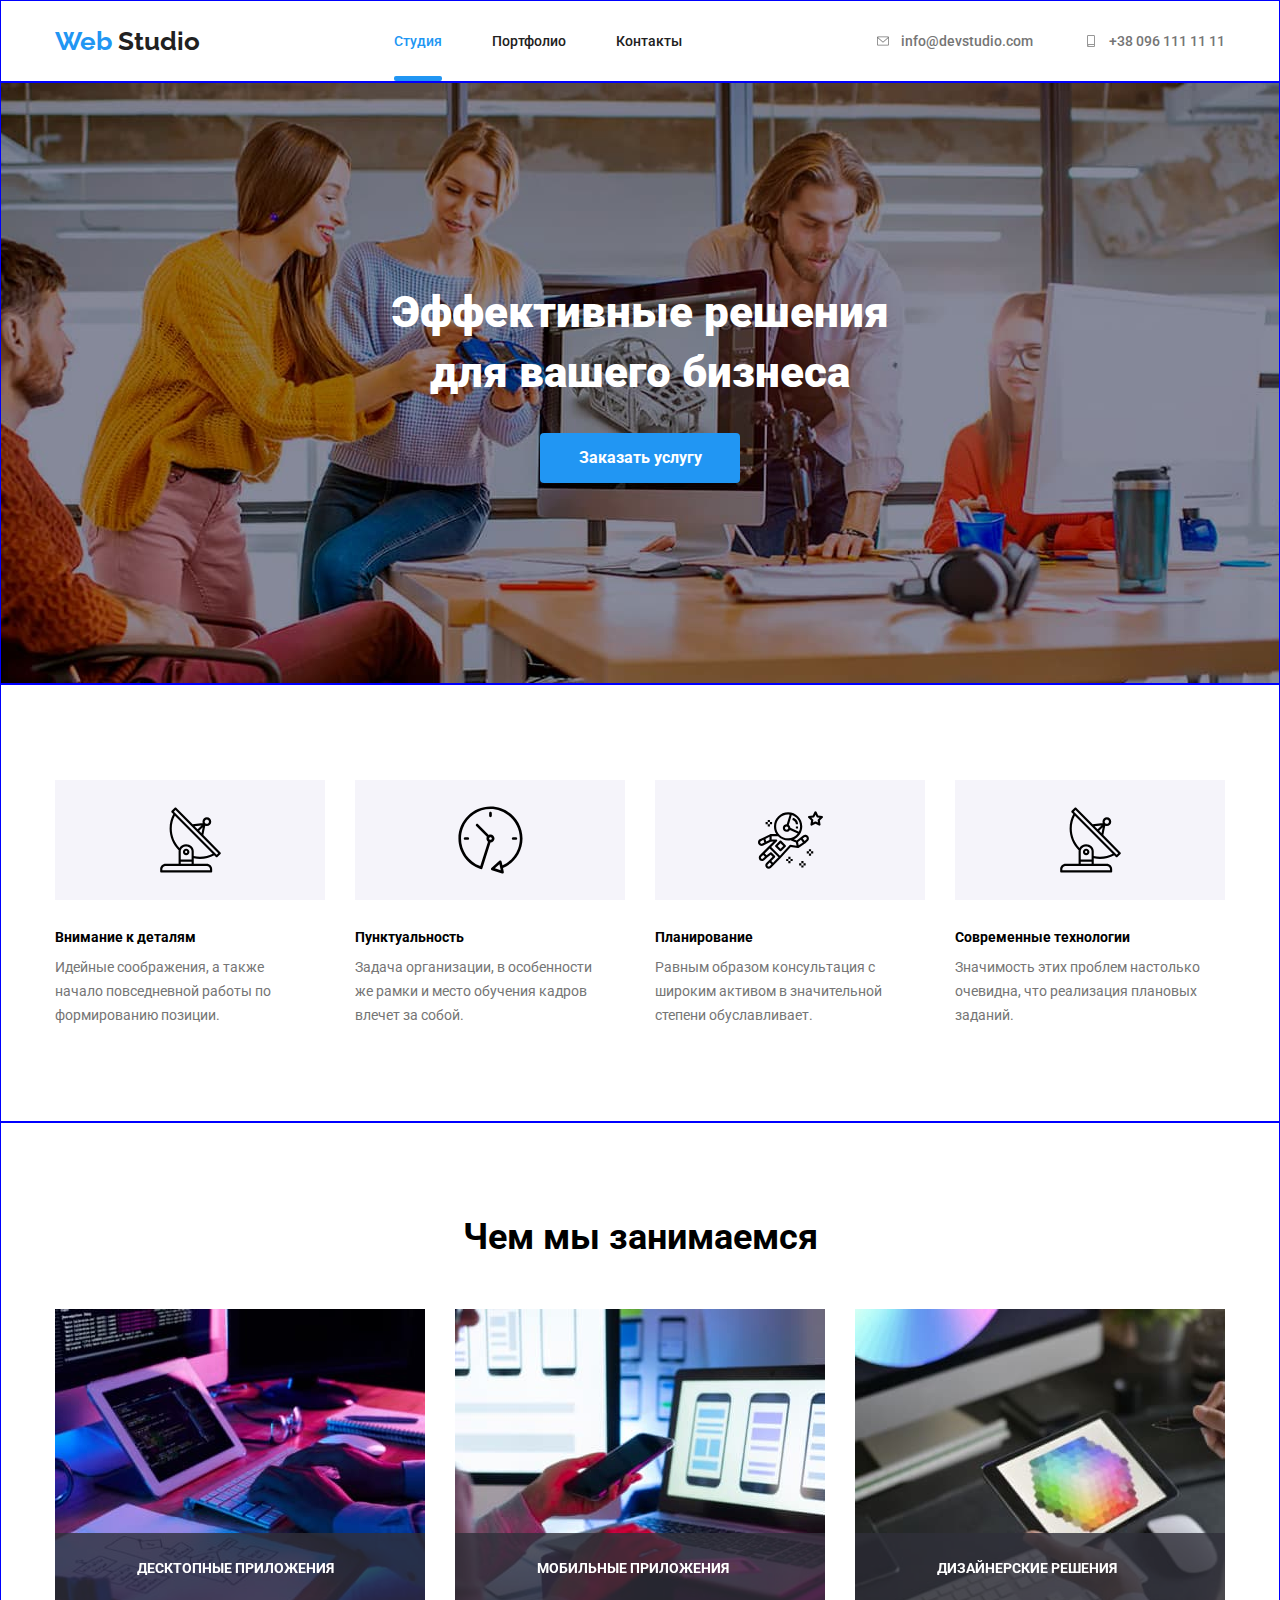
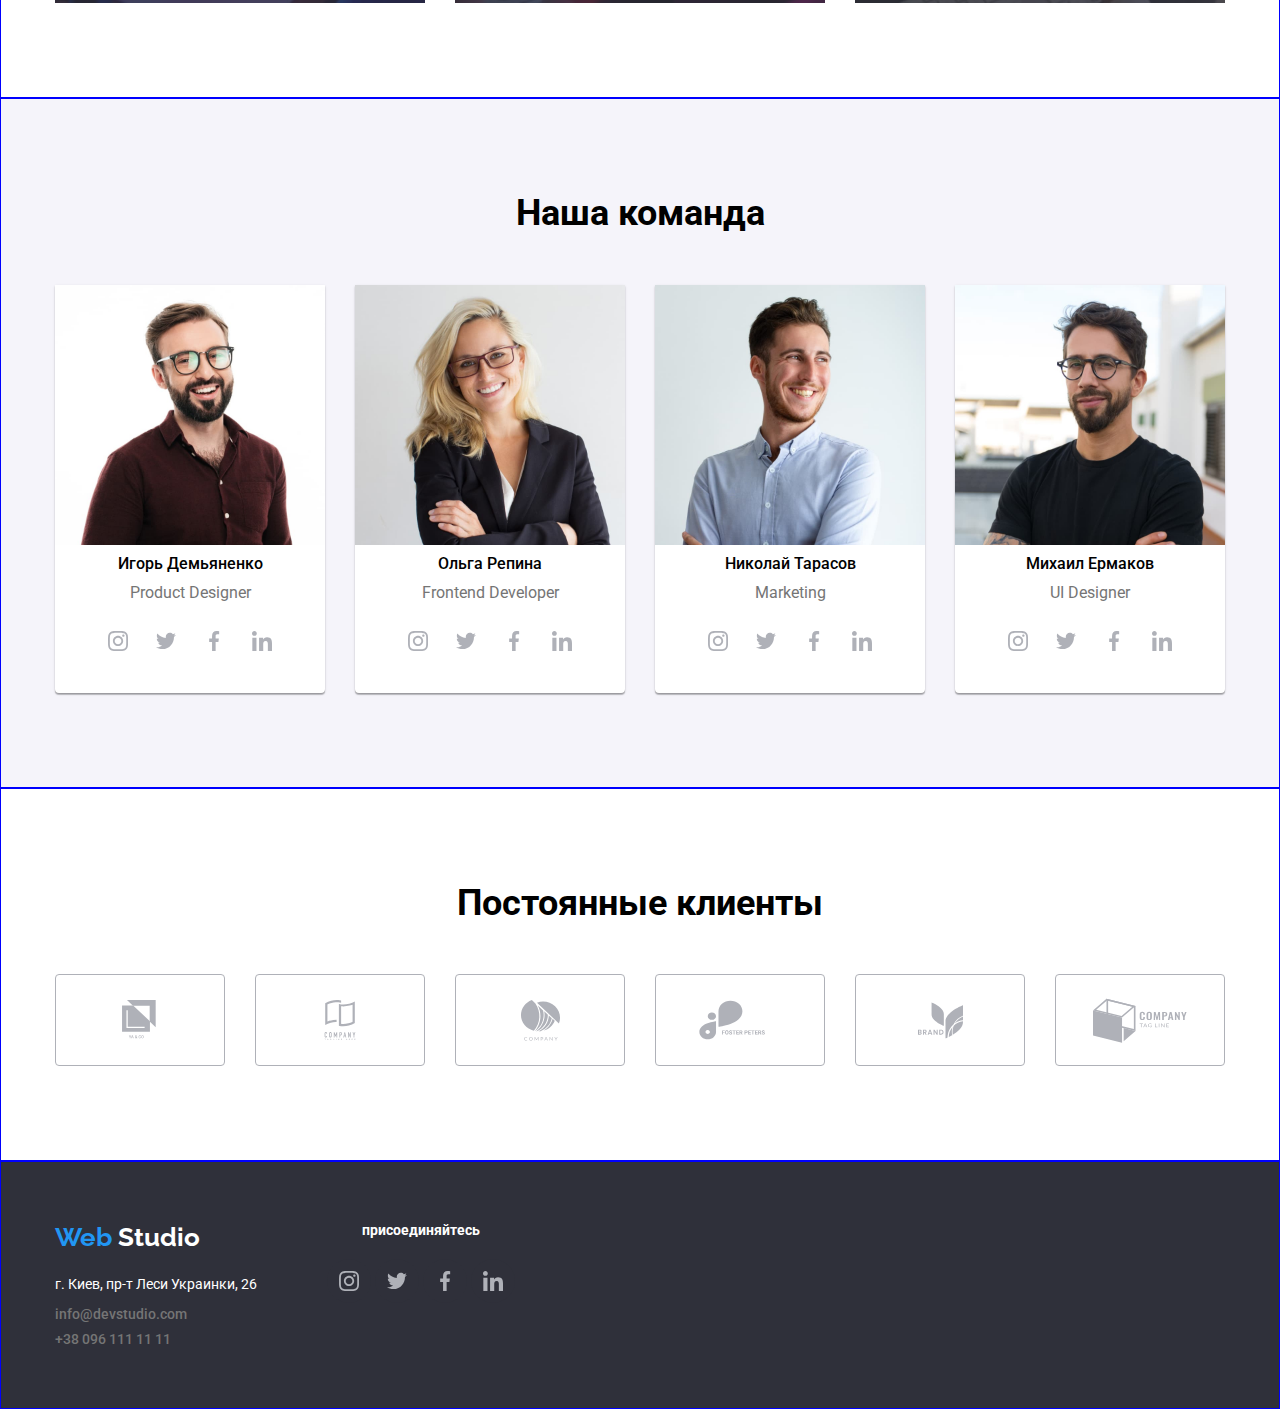
<file: index.html>
<!DOCTYPE html>
<html lang="ru">
<head>
    <meta charset="UTF-8">
    <meta http-equiv="X-UA-Compatible" content="IE=edge">
    <meta name="viewport" content="width=device-width, initial-scale=1.0">
    <title>goit-markup-hw-03</title>
    <link rel="stylesheet" href="./css/normalize.css">
    <link rel="preconnect" href="https://fonts.gstatic.com">
    <link href="https://fonts.googleapis.com/css2?family=Raleway:wght@700&family=Roboto:wght@400;500;700;900&display=swap" rel="stylesheet">
    <link rel="stylesheet" href="./css/style.css">
    <link rel="stylesheet" href="./js/modal.js">
  
    

</head>
<body>
  <!--шапка сайта-->
 
    <header class="header">
    <div class="container">
    <nav class="header-nav">    
     <a class="nav-logo" href="#top"> <span class="text-blue">Web </span>Studio</a>
     <ul class="nav-list">
         
         <li class="nav-item"> 
            
             <a class="nav-item-link-studio" href="index.html">Студия</a>
        
            </li>
       
            <li class="nav-item"> 
                <a class="nav-item-link" href="portfolio.html">Портфолио</a>
            </li>
            <li> 
                <a class="nav-item-link" href="kn">Контакты</a>
            </li>
    </ul>
        <ul class="contacts-list">
           
            <li class="contacts-item">
              
                
            <a class="contacts-item-grey" href="info@devstudio.com">info@devstudio.com
                <svg class="nav-icon-envelope">
                
                    <use href="./images/symbol-defs.svg#icon-envelope-hover-1">
                
                    </use>
                
                </svg>
            </a>
        </li>
        
        <li class="contacts-item">
            
            <a class="contacts-item-grey" href="tel:+38 096 111 11 11">+38 096 111 11 11
                <svg class="nav-icon-smartphone">
                
                    <use href="./images/symbol-defs.svg#icon-smartphone-1">
                
                    </use>
                
                </svg>
            </a>
        </li>
        </ul>
        </nav>
    </div>
    </header>
    
<main id="top">
    <section class="hero">
        <!-- <img src="./images/img-hero.jpg" alt="рисунок-герой" height="600px"> -->
    <div class="container">
       
    <h1 class="hero-title"> 
        Эффективные решения <br> для вашего бизнеса
    </h1>

    <ul>   
    <li>
        <button class="hero-btn" data-modal-open>Заказать услугу</button>
    </li>
    </ul>
    </div>
    </section>
    
    <section class="about">
    <div class="container">
    <ul class="about-list"> 
   <li class="about-item">
       <div class="about-item-icon">
        <svg class="nav-icon-antenna-1-1">
        
            <use href="./images/symbol-defs.svg#icon-antenna-1-1">
        
            </use>
        
        </svg>
        </div>
    <h3 class="about-title">
        Внимание к деталям
    </h3>
    
    <p class="about-text">
        Идейные соображения, а также <br> начало повседневной работы по формированию позиции.
    </p>
    </li>
    

    <li class="about-item">
        <div class="about-item-icon">
            <svg class="nav-icon-clock-1-1">
        
                <use href="./images/symbol-defs.svg#icon-clock-1-1">
        
                </use>
        
            </svg>
        </div>
        <h3 class="about-title">
            Пунктуальность
        </h3>

        <p class="about-text">
            Задача организации, в особенности <br> же рамки и место обучения кадров влечет за собой.
        </p>
    </li>



    <li class="about-item">
        <div class="about-item-icon">
            <svg class="icon-astronaut-1-1">
        
                <use href="./images/symbol-defs.svg#icon-astronaut-1-1">
        
                </use>
        
            </svg>
        </div>
        <h3 class="about-title">
            Планирование
        </h3>

        <p class="about-text">
            Равным образом консультация с широким активом в значительной степени обуславливает.
        </p>
    </li>



    <li class="about-item">
        <div class="about-item-icon">
            <svg class="nav-icon-antenna-1-1">
        
                <use href="./images/symbol-defs.svg#icon-antenna-1-1">
        
                </use>
        
            </svg>
        </div>
        <h3 class="about-title">
            Современные технологии
        </h3>

        <p class="about-text">
            Значимость этих проблем настолько очевидна, что реализация плановых заданий.
        </p>
    </li>

</ul>
</div>
</section>
<section class="doing">
<div class="container">
<h2 class="doing-title">
    Чем мы занимаемся
</h2>
<ul class="doing-list">
    <li class="doing-item">
        
        <img class="doing-img" src="./images/img1.jpg" alt="рисунок-1" width="370">
    <div class="doing-overlay">
    <p class="doing-text">
        десктопные приложения
    </p>
    </div>
    
    </li>
    <li class="doing-item">
        <img class="doing-img" src="./images/img2.jpg" alt="рисунок-2" height="294" width="370">
    <div class="doing-overlay">
        <p class="doing-text">
            мобильные приложения
        </p>
    </div>
    </li>
    <li class="doing-item">
        <img class="doing-img" src="./images/img3.jpg" alt="рисунок-3" height="294" width="370">
    <div class="doing-overlay">
        <p class="doing-text">
            дизайнерские решения
        </p>
    </div>
    </li>
</ul>
</div>
</section>

<section class="team">
<div class="container">
<h2 class="team-title">
    Наша команда
</h2>
<ul class="team-list">
    <div class="team-container">
    <li class="team-item">
        <img class="team-image" src="./images/img4.jpg" alt="рисунок-4" height="260" width="270">
        <h3 class="team-title-worker">
            Игорь Демьяненко
        </h3>
        <p class="team-text">
            Product Designer
        </p>
        <div class="team-icon">  
         
        <a class="link-icon" href="#">
    
        <svg class="nav-icon-instagram-2-1">
        
            <use href="./images/symbol-defs.svg#icon-instagram-2-1">
        
            </use>
        </svg>
        </a>
        </div>

        <div class="team-icon">
        <a class="link-icon" href="#">
        <svg class="nav-icon-twitter-1">
        
            <use href="./images/symbol-defs.svg#icon-twitter-1">
        
            </use>
        </svg>
        </a>
        </div>
        <div class="team-icon">
        <a class="link-icon" href="#">
        <svg class="nav-icon-facebook-1-1">
        
            <use href="./images/symbol-defs.svg#icon-facebook-1-1">
        
            </use>
        </svg>
        </a>
        </div>
        <div class="team-icon">
        <a class="link-icon" href="#">
        <svg class="nav-icon-linkedin-1-1">
        
            <use href="./images/symbol-defs.svg#icon-linkedin-1-1">
        
            </use>
        </svg>
        </a>
        </div>  
    </li>
    
    </div>

    <div class="team-container">
    <li class="team-item">
        <img class="team-image" src="./images/img5.jpg" alt="рисунок-5" height="260" width="270">
        <h3 class="team-title-worker">
            Ольга Репина
        </h3>
        <p class="team-text">
            Frontend Developer
        </p>
        <div class="team-icon">
        
            <a class="link-icon" href="#">
        
                <svg class="nav-icon-instagram-2-1">
        
                    <use href="./images/symbol-defs.svg#icon-instagram-2-1">
        
                    </use>
                </svg>
            </a>
        </div>
        
        <div class="team-icon">
            <a class="link-icon" href="#">
                <svg class="nav-icon-twitter-1">
        
                    <use href="./images/symbol-defs.svg#icon-twitter-1">
        
                    </use>
                </svg>
            </a>
        </div>
        <div class="team-icon">
            <a class="link-icon" href="#">
                <svg class="nav-icon-facebook-1-1">
        
                    <use href="./images/symbol-defs.svg#icon-facebook-1-1">
        
                    </use>
                </svg>
            </a>
        </div>
        <div class="team-icon">
            <a class="link-icon" href="#">
                <svg class="nav-icon-linkedin-1-1">
        
                    <use href="./images/symbol-defs.svg#icon-linkedin-1-1">
        
                    </use>
                </svg>
            </a>
        </div>
    </li>
    </div>

    <div class="team-container">
    <li class="team-item">
        <img class="team-image" src="./images/img6.jpg" alt="рисунок-6" height="260" width="270">
        <h3 class="team-title-worker">
            Николай Тарасов
        </h3>
        <p class="team-text">
            Marketing
        </p>
        <div class="team-icon">
        
            <a class="link-icon" href="#">
        
                <svg class="nav-icon-instagram-2-1">
        
                    <use href="./images/symbol-defs.svg#icon-instagram-2-1">
        
                    </use>
                </svg>
            </a>
        </div>
        
        <div class="team-icon">
            <a class="link-icon" href="#">
                <svg class="nav-icon-twitter-1">
        
                    <use href="./images/symbol-defs.svg#icon-twitter-1">
        
                    </use>
                </svg>
            </a>
        </div>
        <div class="team-icon">
            <a class="link-icon" href="#">
                <svg class="nav-icon-facebook-1-1">
        
                    <use href="./images/symbol-defs.svg#icon-facebook-1-1">
        
                    </use>
                </svg>
            </a>
        </div>
        <div class="team-icon">
            <a class="link-icon" href="#">
                <svg class="nav-icon-linkedin-1-1">
        
                    <use href="./images/symbol-defs.svg#icon-linkedin-1-1">
        
                    </use>
                </svg>
            </a>
        </div>
    </li>
    </div>

    <div class="team-container">
    <li class="team-item">
        <img class="team-image" src="./images/img7.jpg" alt="рисунок-7" height="260" width="270">
        <h3 class="team-title-worker">
            Михаил Ермаков
        </h3>
        <p class="team-text">
            UI Designer
        </p>
        <div class="team-icon">
        
            <a class="link-icon" href="#">
        
                <svg class="nav-icon-instagram-2-1">
        
                    <use href="./images/symbol-defs.svg#icon-instagram-2-1">
        
                    </use>
                </svg>
            </a>
        </div>
        
        <div class="team-icon">
            <a class="link-icon" href="#">
                <svg class="nav-icon-twitter-1">
        
                    <use href="./images/symbol-defs.svg#icon-twitter-1">
        
                    </use>
                </svg>
            </a>
        </div>
        <div class="team-icon">
            <a class="link-icon" href="#">
                <svg class="nav-icon-facebook-1-1">
        
                    <use href="./images/symbol-defs.svg#icon-facebook-1-1">
        
                    </use>
                </svg>
            </a>
        </div>
        <div class="team-icon">
            <a class="link-icon" href="#">
                <svg class="nav-icon-linkedin-1-1">
        
                    <use href="./images/symbol-defs.svg#icon-linkedin-1-1">
        
                    </use>
                </svg>
            </a>
        </div>
    </li>
    </div>
</ul>
</div>
</section>
<section class="clients">
<div class="container">
    <h2 class="team-title">
        Постоянные клиенты
    </h2>
<ul class="clients-list">
   
    <li class="clients-item">
        
    <a class="link-icon-clients" href="#">
        <svg class="nav-icon-logo-1-1">
    
            <use href="./images/symbol-defs.svg#icon-logo-1-1">
    
            </use>
        </svg>
    </a>
   
    </li>

    <li class="clients-item">
        <a class="link-icon-clients" href="#">
            <svg class="nav-icon-logo-2-1">
    
                <use href="./images/symbol-defs.svg#icon-logo-2-1">
    
                </use>
            </svg>
        </a>
    </li>

<li class="clients-item">
    <a class="link-icon-clients" href="#">
        <svg class="nav-icon-logo-3-1">

            <use href="./images/symbol-defs.svg#icon-logo-3-1">

            </use>
        </svg>
    </a>
</li>

<li class="clients-item">
    <a class="link-icon-clients" href="#">
        <svg class="nav-icon-logo-4-1">

            <use href="./images/symbol-defs.svg#icon-logo-4-1">

            </use>
        </svg>
    </a>
</li>

<li class="clients-item">
    <a class="link-icon-clients" href="#">
        <svg class="nav-icon-logo-5-1">

            <use href="./images/symbol-defs.svg#icon-logo-5-1">

            </use>
        </svg>
    </a>
</li>

<li class="clients-item">
    <a class="link-icon-clients" href="#">
        <svg class="nav-icon-logo-6-1">

            <use href="./images/symbol-defs.svg#icon-logo-6-1">

            </use>
        </svg>
    </a>
</li>


</ul>
</div>
</section>
</main>


<footer class="footer">
<div class="container">
<ul class="footer-list"> 
 <li class="footer-item-adress">   
<a class="nav-logo-footer" href="#top"> <span class="text-blue">Web </span>Studio</a>
<address class="adress">
<p class="footer-adress">
    г. Киев, пр-т Леси Украинки, 26
</p>
<a class="footer-mail" href="info@devstudio.com">info@devstudio.com</a>

<a class="footer-tel" href="tel:+38 096 111 11 11">+38 096 111 11 11</a>
</address>
</li>
<li class="footer-item-join">
<h3 class="title-footer">
присоединяйтесь
</h3>

<div class="team-icon-footer">

    <a class="link-icon" href="#">

        <svg class="nav-icon-instagram-2-1">

            <use href="./images/symbol-defs.svg#icon-instagram-2-1">

            </use>
        </svg>
    </a>
</div>

<div class="team-icon-footer">
    <a class="link-icon" href="#">
        <svg class="nav-icon-twitter-1">

            <use href="./images/symbol-defs.svg#icon-twitter-1">

            </use>
        </svg>
    </a>
</div>
<div class="team-icon-footer">
    <a class="link-icon" href="#">
        <svg class="nav-icon-facebook-1-1">

            <use href="./images/symbol-defs.svg#icon-facebook-1-1">

            </use>
        </svg>
    </a>
</div>
<div class="team-icon-footer">
    <a class="link-icon" href="#">
        <svg class="nav-icon-linkedin-1-1">

            <use href="./images/symbol-defs.svg#icon-linkedin-1-1">

            </use>
        </svg>
    </a>
</div>
</li>
</ul>
</div>



</footer>
<div class="backdrop is-hidden" data-modal>
<div class="modal-window">
   
    <button class="link-icon-close" data-modal-close>
        <svg class="nav-icon-close">
    
            <use href="./images/symbol-defs.svg#icon-close">
    
            </use>
        </svg>
    </button>

</div>
</div>
<script 
    src="./js/modal.js">
</script>
</body>
</html>
</file>
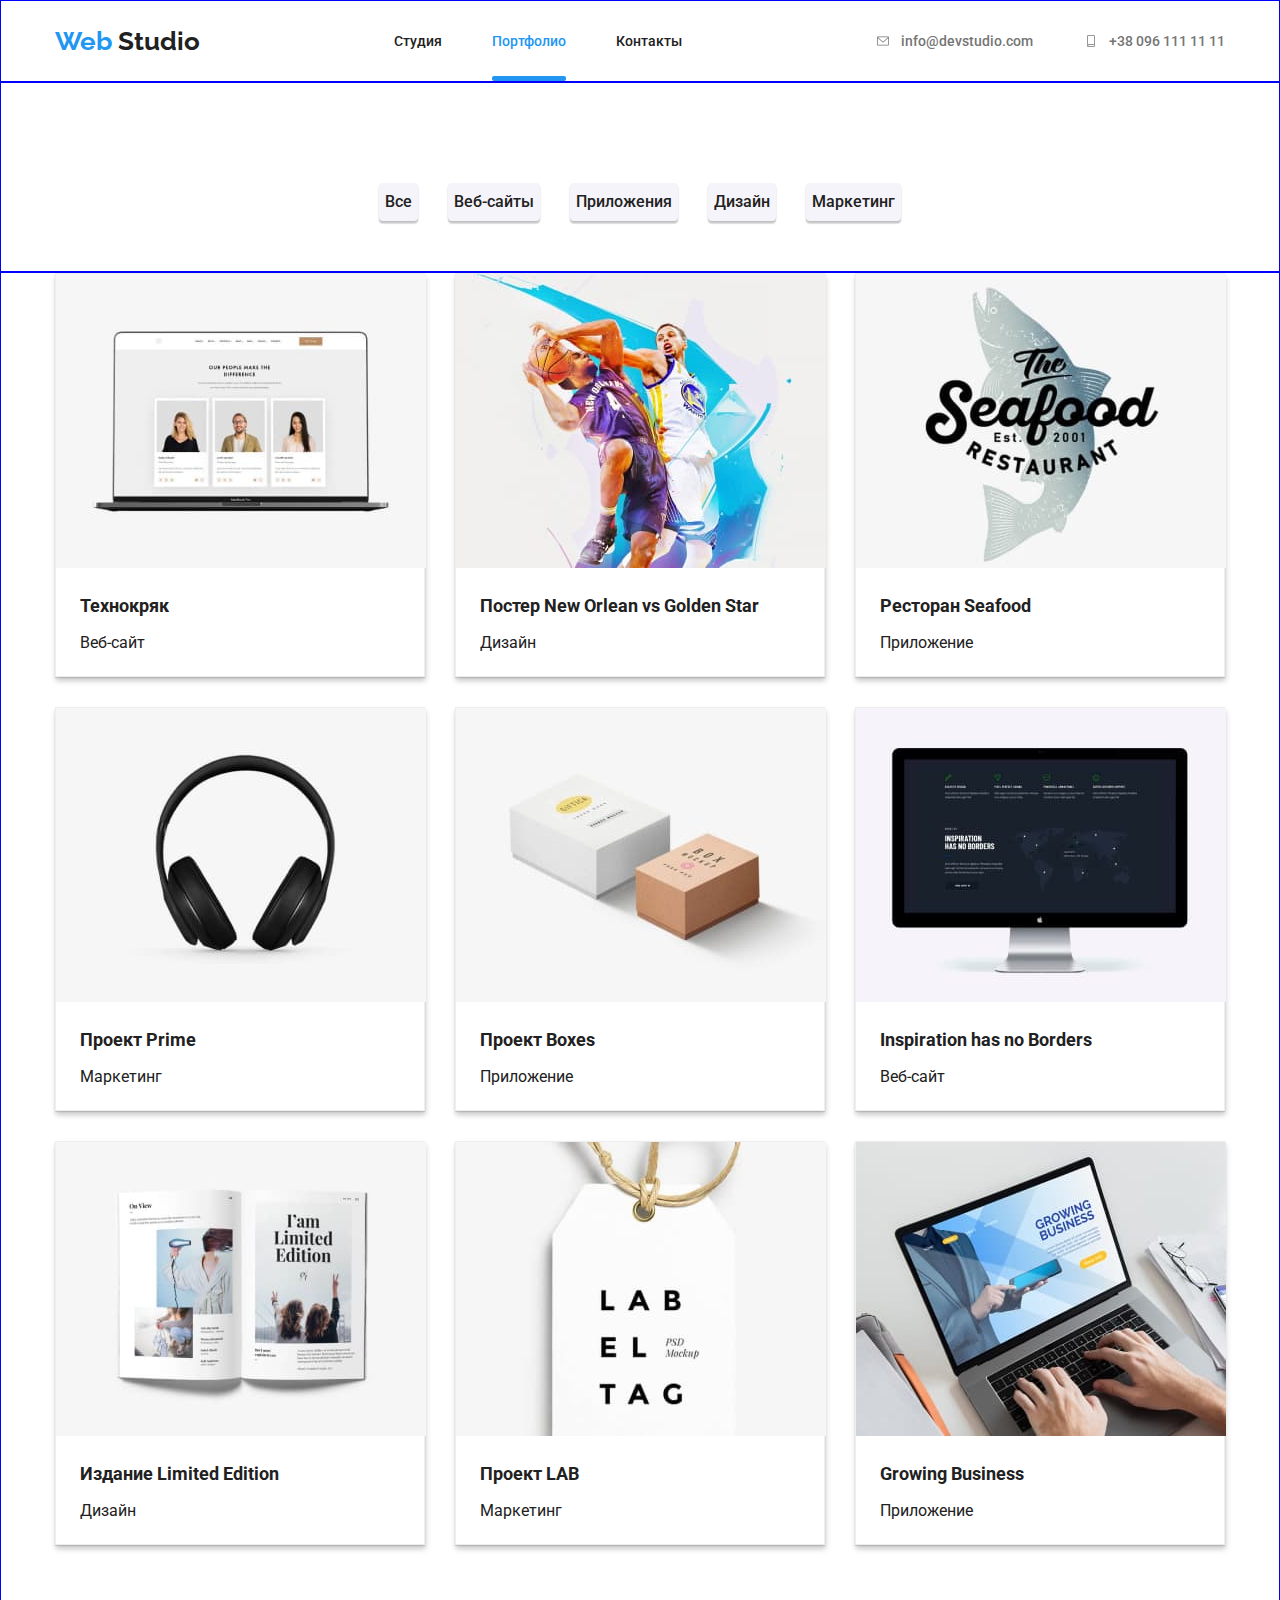
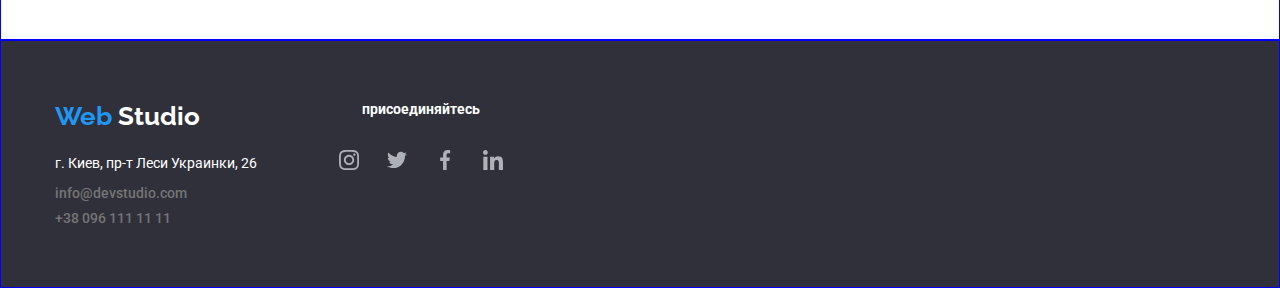
<file: portfolio.html>
<!DOCTYPE html>
<html lang="en">
<head>
    <meta charset="UTF-8">
    <meta http-equiv="X-UA-Compatible" content="IE=edge">
    <meta name="viewport" content="width=device-width, initial-scale=1.0">
    <title>goit-markup-hw-02</title>
    <link rel="stylesheet" href="./css/normalize.css">
    <link rel="stylesheet" href="./css/style.css">
    <link rel="preconnect" href="https://fonts.gstatic.com">
    <link href="https://fonts.googleapis.com/css2?family=Raleway:wght@700&family=Roboto:wght@400;500;700;900&display=swap" rel="stylesheet">
</head>
<body>
    <!--шапка сайта-->
    <header class="header">
        <div class="container">
            <nav class="header-nav">
                <a class="nav-logo" href="#top"> <span class="text-blue">Web </span>Studio</a>
                <ul class="nav-list">
                    <li class="nav-item">
                        <a class="nav-item-link" href="index.html">Студия</a>
                    </li>
                    <li class="nav-item">
                        <a class="nav-item-link-portfolio" href="portfolio.html">Портфолио</a>
                    </li>
                    <li>
                        <a class="nav-item-link" href="kn">Контакты</a>
                    </li>
                </ul>
                <ul class="contacts-list">
    
                    <li class="contacts-item">
    
    
                        <a class="contacts-item-grey" href="info@devstudio.com">info@devstudio.com
                            <svg class="nav-icon-envelope">
    
                                <use href="./images/symbol-defs.svg#icon-envelope-hover-1">
    
                                </use>
    
                            </svg>
                        </a>
                    </li>
    
                    <li class="contacts-item">
    
                        <a class="contacts-item-grey" href="tel:+38 096 111 11 11">+38 096 111 11 11
                            <svg class="nav-icon-smartphone">
    
                                <use href="./images/symbol-defs.svg#icon-smartphone-1">
    
                                </use>
    
                            </svg>
                        </a>
                    </li>
                </ul>
            </nav>
        </div>
    </header>
    <section class="btn-section">
    <div class="container">    
    <ul class="portfolio-list-btn">
        <li class="portfolio-item-btn">
            <button class="portfolio-btn">Все</button>
        </li>
        <li class="portfolio-item-btn">
            <button class="portfolio-btn">Веб-сайты</button>
        </li>
        <li class="portfolio-item-btn">
            <button class="portfolio-btn">Приложения</button>
        </li>
        <li class="portfolio-item-btn">
            <button class="portfolio-btn">Дизайн</button>
        </li>
        <li class="portfolio-item-btn">
            <button class="portfolio-btn">Маркетинг</button>
        </li>
    </ul>
    </div>
    </section>
    <section class="image-section">
    <div class="container">  
    <ul class="portfolio-list">
        <li class="portfolio-item">
            <a class="click-window" href="#" >
          
            <img class="click-img" src="./images/img10.jpg" alt="рисунок-10" height="294" width="370">
            <div class="click-overlay">
                <p class="click-overlay-text">
                    Технокряк это современная площадка распространения коронавируса. Компании используют эту платформу для цифрового
                    шпионажа и атак на защищённые сервера конкурентов.
                </p>
            </div>
           
            <div class="card-text">
            <h3 class="portfolio-title">
                Технокряк
            </h3>
            
            <p class="portfolio-text">
                Веб-сайт
            </p>
            </div>
            </a>
        </li>
    <li class="portfolio-item">
        <a class="click-window" href="#">
        <img class="click-img" src="./images/img11.jpg" alt="рисунок-11" height="294" width="370">
        <div class="click-overlay">
            <p class="click-overlay-text">
                Технокряк это современная площадка распространения коронавируса. Компании используют эту платформу для цифрового
                шпионажа и атак на защищённые сервера конкурентов.
            </p>
        </div>
        <div class="card-text"> 
        <h3 class="portfolio-title">
            Постер New Orlean vs Golden Star
        </h3>
        <p class="portfolio-text">
            Дизайн
        </p>
        </div>
        </a>
    </li>
    <li class="portfolio-item">
        <a class="click-window" href="#">
        <img class="clik-img" src="./images/img12.jpg" alt="рисунок-12" height="294" width="370">
        <div class="click-overlay">
            <p class="click-overlay-text">
                Технокряк это современная площадка распространения коронавируса. Компании используют эту платформу для цифрового
                шпионажа и атак на защищённые сервера конкурентов.
            </p>
        </div>
        <div class="card-text">
        <h3 class="portfolio-title">
            Ресторан Seafood
        </h3>
        <p class="portfolio-text">
            Приложение
        </p>
        </div>
        </a>
    </li>
    <li class="portfolio-item">
        <a class="click-window" href="#">
        <img class="clik-img" src="./images/img13.jpg" alt="рисунок-13" height="294" width="370">
        <div class="click-overlay">
            <p class="click-overlay-text">
                Технокряк это современная площадка распространения коронавируса. Компании используют эту платформу для цифрового
                шпионажа и атак на защищённые сервера конкурентов.
            </p>
        </div>
        <div class="card-text">
        <h3 class="portfolio-title">
            Проект Prime
        </h3>
        <p class="portfolio-text">
            Маркетинг
        </p>
        </div>
        </a>
    </li>
    <li class="portfolio-item">
        <a class="click-window" href="#">
        <img class="clik-img" src="./images/img14.jpg" alt="рисунок-14" height="294" width="370">
        <div class="click-overlay">
            <p class="click-overlay-text">
                Технокряк это современная площадка распространения коронавируса. Компании используют эту платформу для цифрового
                шпионажа и атак на защищённые сервера конкурентов.
            </p>
        </div>
        <div class="card-text">
        <h3 class="portfolio-title">
            Проект Boxes
        </h3>
        <p class="portfolio-text">
            Приложение
        </p>
        </div>
        </a>
    </li>
    <li class="portfolio-item">
        <a class="click-window" href="#">
        <img class="click-img" src="./images/img15.jpg" alt="рисунок-15" height="294" width="370">
        <div class="click-overlay">
            <p class="click-overlay-text">
                Технокряк это современная площадка распространения коронавируса. Компании используют эту платформу для цифрового
                шпионажа и атак на защищённые сервера конкурентов.
            </p>
        </div>
        <div class="card-text">
        <h3 class="portfolio-title">
            Inspiration has no Borders
        </h3>
        <p class="portfolio-text">
            Веб-сайт
        </p>
        </div>
        </a>
    </li>
    <li class="portfolio-item">
        <a class="click-window" href="#">
        <img class="click-img" src="./images/img16.jpg" alt="рисунок-16" height="294" width="370">
        <div class="click-overlay">
            <p class="click-overlay-text">
                Технокряк это современная площадка распространения коронавируса. Компании используют эту платформу для цифрового
                шпионажа и атак на защищённые сервера конкурентов.
            </p>
        </div>
        <div class="card-text">
        <h3 class="portfolio-title">
            Издание Limited Edition
        </h3>
        <p class="portfolio-text">
            Дизайн
        </p>
        </div>
        </a>
    </li>
    <li class="portfolio-item">
        <a class="click-window" href="#">
        <img class="click-img" src="./images/img17.jpg" alt="рисунок-17" height="294" width="370">
        <div class="click-overlay">
            <p class="click-overlay-text">
                Технокряк это современная площадка распространения коронавируса. Компании используют эту платформу для цифрового
                шпионажа и атак на защищённые сервера конкурентов.
            </p>
        </div>
        <div class="card-text">
        <h3 class="portfolio-title">
            Проект LAB
        </h3>
        <p class="portfolio-text">
            Маркетинг
        </p>
        </div>
        </a>
    </li>
    <li class="portfolio-item">
        <a class="click-window" href="#">
        <img class="click-img" src="./images/img18.jpg" alt="рисунок-18" height="294" width="370">
        <div class="click-overlay">
            <p class="click-overlay-text">
                Технокряк это современная площадка распространения коронавируса. Компании используют эту платформу для цифрового
                шпионажа и атак на защищённые сервера конкурентов.
            </p>
        </div>
        <div class="card-text">
        <h3 class="portfolio-title">
            Growing Business
        </h3>
        <p class="portfolio-text">
           Приложение
        </p>
        </div>
        </a>
    </li>
    </ul>
    </div>
    </section>

<footer class="footer">
    <div class="container">
        <ul class="footer-list">
            <li class="footer-item-adress">
                <a class="nav-logo-footer" href="#top"> <span class="text-blue">Web </span>Studio</a>
                <address class="adress">
                    <p class="footer-adress">
                        г. Киев, пр-т Леси Украинки, 26
                    </p>
                    <a class="footer-mail" href="info@devstudio.com">info@devstudio.com</a>

                    <a class="footer-tel" href="tel:+38 096 111 11 11">+38 096 111 11 11</a>
                </address>
            </li>
            <li class="footer-item-join">
                <h3 class="title-footer">
                    присоединяйтесь
                </h3>

                <div class="team-icon-footer">

                    <a class="link-icon" href="#">

                        <svg class="nav-icon-instagram-2-1">

                            <use href="./images/symbol-defs.svg#icon-instagram-2-1">

                            </use>
                        </svg>
                    </a>
                </div>

                <div class="team-icon-footer">
                    <a class="link-icon" href="#">
                        <svg class="nav-icon-twitter-1">

                            <use href="./images/symbol-defs.svg#icon-twitter-1">

                            </use>
                        </svg>
                    </a>
                </div>
                <div class="team-icon-footer">
                    <a class="link-icon" href="#">
                        <svg class="nav-icon-facebook-1-1">

                            <use href="./images/symbol-defs.svg#icon-facebook-1-1">

                            </use>
                        </svg>
                    </a>
                </div>
                <div class="team-icon-footer">
                    <a class="link-icon" href="#">
                        <svg class="nav-icon-linkedin-1-1">

                            <use href="./images/symbol-defs.svg#icon-linkedin-1-1">

                            </use>
                        </svg>
                    </a>
                </div>
            </li>
        </ul>
    </div>
</footer>
</body>
</html>
</file>
<file: css/style.css>
:root {
  --white-text: rgba(255, 255, 255, 1);
  --blue-text: rgba(33, 150, 243, 1);
  --black-text: rgba(33, 33, 33, 1);
  --grey-text: rgba(117, 117, 117, 1);
  --grey-color: rgba(175, 177, 184, 1);
  --grey-text-op60: rgba(255, 255, 255, 0.6);
  --back-header: rgba(229, 229, 229, 1);
  --back-zakaz: rgba(47, 48, 58, 1);
  --back-blue: rgba(33, 150, 243, 1);
  --back-comanda-prod: rgba(245, 244, 250, 1);
}

*,
::after,
::before {
  box-sizing: border-box;
}

header,
section,
footer {
  border: 1px solid blue;
}

body {
  font-family: 'Roboto', sans-serif;
}

ul,
p,
li,
a {
  list-style: none;
  margin: 0;
  padding: 0;
}

h1,
h2,
h3 {
  margin: 0;
  padding: 0;
}

.container {
  width: 1200px;
  padding: 0 15px;
  margin: 0 auto;
}

.header {
  background: var(--white-text);
}

.header-nav {
  display: flex;
  justify-content: space-between;
  align-items: center;
}

.nav-item {
  margin-right: 50px;
}

.nav-item-link {
  text-decoration: none;
  font-weight: 500;
  font-size: 14px;
  line-height: 1.17;
  color: var(--black-text);
  padding-top: 32px;
  padding-bottom: 32px;
  transition: color 250ms cubic-bezier(0.4, 0, 0.2, 1);
}

.nav-item-link-studio,
.nav-item-link-portfolio {
  position: relative;
  text-decoration: none;
  font-weight: 500;
  font-size: 14px;
  line-height: 1.17;
  color: var(--blue-text);
  padding-top: 32px;
  padding-bottom: 32px;
  transition: color 250ms cubic-bezier(0.4, 0, 0.2, 1);
}

.nav-item-link-studio::after {
  position: absolute;
  content: '';
  display: inline-block;
  left: 0;
  bottom: 0;
  width: 100%;
  height: 5px;
  border-radius: 2px;
  background-color: var(--blue-text);
}

.nav-item-link-portfolio::after {
  position: absolute;
  content: '';
  display: inline-block;
  left: 0;
  bottom: 0;
  width: 100%;
  height: 5px;
  border-radius: 2px;
  background-color: var(--blue-text);
}

.contacts-item-grey {
  text-decoration: none;
  font-weight: 500;
  font-size: 14px;
  line-height: 1.17;
  color: var(--grey-text);
  padding-top: 32px;
  padding-bottom: 32px;
  transition: color 250ms cubic-bezier(0.4, 0, 0.2, 1);
}

.contacts-item:first-child {
  margin-right: 50px;
}

.hero {
  max-width: 1600px;
  color: var(--white-text);
  margin-left: auto;
  margin-right: auto;
  text-align: center;
  padding: 200px 0 200px 0;
  background-image: url(../images/img-hero.jpg);
  background-color: rgba(47, 48, 58, 0.4);
  background-size: cover;
  background-position: center;
  background-repeat: no-repeat;
}

.hero-title {
  font-weight: 900;
  font-size: 44px;
  line-height: 1.36;
  margin-bottom: 30px;
}

.hero-btn {
  justify-content: center;
  text-align: center;
  width: 200px;
  height: 50px;
  background: var(--back-blue);
  color: var(--white-text);
  font-weight: 700;
  font-size: 16px;
  line-height: 1.87;
  box-shadow: 0px 4px rgba(0, 0, 0, 0.15);
  border-radius: 4px;
  border: none;
}

.nav-logo {
  color: var(--black-text);
  text-decoration: none;
  font-family: 'Raleway', sans-serif;
  font-weight: 700;
  font-size: 26px;
  line-height: 1.19;
  text-align: center;
}

.text-blue {
  color: var(--blue-text);
  font-family: 'Raleway', sans-serif;
  font-weight: 700;
  font-size: 26px;
  line-height: 1.19;
  text-align: center;
}

.nav {
  text-decoration: none;
  color: var(--black-text);
  font-weight: 500;
  font-size: 14px;
  line-height: 1.14;
}

.nav-list,
.contacts-list {
  display: flex;
}

.nav-item-link:hover,
.nav-item-link:focus,
.contacts-item-grey:hover,
.contacts-item-grey:focus {
  color: var(--blue-text);
}

.contacts-list {
  text-decoration: none;
  color: var(--grey-text);
  font-weight: 500;
  font-size: 14px;
  line-height: 1.14;
}

.about {
  padding: 95px 0 94px 0;
}

.about-list {
  display: flex;
  justify-content: space-between;
}

.about-item {
  margin-right: 30px;
}

.about-item:last-child {
  margin-right: 0px;
}

.about-title {
  font-weight: 700;
  font-size: 14px;
  line-height: 1.14;
  margin-bottom: 10px;
}

.about-text {
  font-weight: 400;
  color: var(--grey-text);
  font-size: 14px;
  line-height: 1.7;
  width: 270px;
  text-align: left;
  margin: 0;
}

.doing {
  padding: 94px 0 94px 0;
}

.doing-list {
  display: flex;
  justify-content: space-between;
}

.doing-title {
  font-weight: 700;
  font-size: 36px;
  line-height: 1.16;
  text-align: center;
  margin-bottom: 50px;
}

.team {
  background: var(--back-comanda-prod);
  padding: 94px 0 94px 0;
}

.team-text {
  font-weight: 400;
  color: var(--grey-text);
  font-size: 16px;
  line-height: 1.18;
  margin-bottom: 16px;
}

.team-title {
  margin-bottom: 50px;
  font-weight: 700;
  font-size: 36px;
  line-height: 1.16;
  text-align: center;
}

.team-list {
  display: flex;
  flex-wrap: wrap;
  justify-content: space-between;
}

.team-image {
  margin-bottom: 10px;
}

.team-title-worker {
  font-weight: 500;
  font-size: 16px;
  line-height: 1.18;
  margin-bottom: 10px;
}

.portfolio-title {
  font-weight: 700;
  font-size: 18px;
  line-height: 2;
  margin-top: 20px;
  margin-left: 24px;
}

.portfolio-text {
  font-weight: 400;
  font-size: 16px;
  line-height: 1.88;
  margin-top: 4px;
  margin-bottom: 20px;
  margin-left: 24px;
}

.portfolio-list-btn {
  display: flex;
  flex-wrap: wrap;
  justify-content: center;
  align-items: center;
  padding: 100px 0 50px 0;
}

.portfolio-item-btn {
  margin-right: 30px;
}

.portfolio-item-btn:last-child {
  margin-right: 0px;
}

.portfolio-item-btn:hover,
.portfolio-item-btn:focus,
.portfolio-btn:hover,
.portfolio-btn:focus {
  color: var(--white-text);
  background: var(--back-blue);
  border-radius: 4px;
}

.portfolio-btn {
  height: 38px;
  font-weight: 500;
  font-size: 16px;
  line-height: 1.63;
  text-decoration: none;
  color: var(--black-text);
  background: rgba(245, 244, 250, 1);
  border-radius: 4px;
  border: none;
  box-shadow: 0px 3px 1px rgba(0, 0, 0, 0.1), 0px 1px 2px rgba(0, 0, 0, 0.08),
    0px 2px 2px rgba(0, 0, 0, 0.12);
  transition: color 250ms cubic-bezier(0.4, 0, 0.2, 1),
    background-color 250ms cubic-bezier(0.4, 0, 0.2, 1),
    box-shadow 250ms cubic-bezier(0.4, 0, 0.2, 1);
}

.portfolio-list {
  display: flex;
  flex-wrap: wrap;
}

.portfolio-item {
  width: 370px;
  height: 404px;
  margin-right: 30px;
  margin-bottom: 30px;
  background: #ffffff;
  border: 1px solid #eeeeee;
  box-sizing: border-box;
  box-shadow: 0px 1px 1px rgba(0, 0, 0, 0.12), 0px 4px 4px rgba(0, 0, 0, 0.06),
    1px 4px 6px rgba(0, 0, 0, 0.16);
}

.portfolio-item:nth-child(3n) {
  margin-right: 0;
}

.portfolio-item:nth-child(n + 7) {
  margin-bottom: 94px;
}

.footer {
  background: var(--back-zakaz);
  padding: 60px 0 60px 0;
  max-width: 1600px;
  margin-left: auto;
  margin-right: auto;
}

/* .about-text-footer {
  font-weight: 400;
  color: var(--grey-text);
  font-size: 14px;
  line-height: 1.7;
  width: 270px;
  text-align: left;
  margin: 0;
} */

.footer-list {
  display: flex;
}

.team-icon-footer {
  display: inline-flex;
  align-items: center;
  justify-content: center;
  margin: 0;
  padding: 0;
  background: var(--back-zakaz);
  width: 44px;
  height: 44px;
  border-radius: 50%;
  margin-top: 20px;
  transition: background-color 250ms cubic-bezier(0.4, 0, 0.2, 1);
}

.team-icon-footer:hover,
.team-icon-footer:focus {
  background: var(--blue-text);
}

.nav-logo-footer {
  color: var(--white-text);
  text-decoration: none;
  font-family: 'Raleway', sans-serif;
  font-weight: 700;
  font-size: 26px;
  line-height: 1.19;
  text-align: center;
  display: inline-block;
  margin-bottom: 20px;
}

.text-blue {
  color: var(--blue-text);
  font-family: 'Raleway', sans-serif;
  font-weight: 700;
  font-size: 26px;
  line-height: 1.19;
  text-align: center;
}

.footer-adress {
  color: var(--white-text);
  font-weight: 400;
  font-size: 14px;
  font-style: normal;
  line-height: 1.7;
  margin-bottom: 9px;
}

.footer-item-adress {
  margin-right: 70px;
}

.footer-item-join {
  text-align: center;
}

.footer-mail {
  display: block;
  text-decoration: none;
  font-weight: 500;
  font-size: 14px;
  font-style: normal;
  line-height: 1.17;
  color: var(--grey-text);
  margin-bottom: 9px;
}

.footer-tel {
  display: block;
  text-decoration: none;
  font-weight: 500;
  font-size: 14px;
  font-style: normal;
  line-height: 1.17;
  color: var(--grey-text);
}

.title-footer {
  font-weight: 700;
  font-size: 14px;
  line-height: 1.17;
  color: var(--white-text);
}

.nav-icon-envelope {
  width: 16px;
  height: 12px;
  margin-right: 10px;
  fill: currentColor;
}

.nav-icon-smartphone {
  width: 16px;
  height: 12px;
  margin-right: 10px;
  fill: currentColor;
}

.nav-icon-antenna-1-1 {
  width: 65px;
  height: 70px;
}

.nav-icon-clock-1-1 {
  width: 67px;
  height: 70px;
}

.icon-diagram-1-1 {
  width: 65px;
  height: 70px;
}

.icon-astronaut-1-1 {
  width: 65px;
  height: 70px;
}

.nav-icon-instagram-2-1 {
  width: 20px;
  height: 20px;
  fill: var(--grey-color);
}

.nav-icon-twitter-1 {
  width: 20px;
  height: 20px;
  fill: var(--grey-color);
}

.nav-icon-facebook-1-1 {
  width: 20px;
  height: 20px;
  fill: var(--grey-color);
}

.nav-icon-linkedin-1-1 {
  width: 20px;
  height: 20px;
  fill: var(--grey-color);
}

.nav-icon-logo-1-1 {
  width: 41px;
  height: 47px;
  fill: var(--grey-color);
  transition: fill 250ms cubic-bezier(0.4, 0, 0.2, 1);
}

.link-icon-clients {
  display: flex;
  align-items: center;
  justify-content: center;
  width: 170px;
  height: 92px;
}

.nav-icon-logo-2-1 {
  width: 40px;
  height: 52px;
  fill: var(--grey-color);
  transition: fill 250ms cubic-bezier(0.4, 0, 0.2, 1);
}

.nav-icon-logo-3-1 {
  width: 43px;
  height: 41px;
  fill: var(--grey-color);
  transition: fill 250ms cubic-bezier(0.4, 0, 0.2, 1);
}

.nav-icon-logo-4-1 {
  width: 84px;
  height: 40px;
  fill: var(--grey-color);
  transition: fill 250ms cubic-bezier(0.4, 0, 0.2, 1);
}

.nav-icon-logo-5-1 {
  width: 63px;
  height: 45px;
  fill: var(--grey-color);
  transition: fill 250ms cubic-bezier(0.4, 0, 0.2, 1);
}

.nav-icon-logo-6-1 {
  width: 94px;
  height: 45px;
  fill: var(--grey-color);
  transition: fill 250ms cubic-bezier(0.4, 0, 0.2, 1);
}

.team-icon {
  display: inline-flex;
  align-items: center;
  justify-content: center;
  margin: 0;
  padding: 0;
  background: var(--white-text);
  width: 44px;
  height: 44px;
  border-radius: 50%;
  margin-bottom: 30px;
  transition: background-color 250ms cubic-bezier(0.4, 0, 0.2, 1);
}

.team-icon:hover,
.team-icon:focus {
  background: var(--blue-text);
}

.team-icon:hover .nav-icon-instagram-2-1 {
  fill: var(--white-text);
}

.team-icon-footer:hover .nav-icon-instagram-2-1 {
  fill: var(--white-text);
}

.team-icon:hover .nav-icon-twitter-1 {
  fill: var(--white-text);
}

.team-icon-footer:hover .nav-icon-twitter-1 {
  fill: var(--white-text);
}

.team-icon:hover .nav-icon-facebook-1-1 {
  fill: var(--white-text);
}

.team-icon-footer:hover .nav-icon-facebook-1-1 {
  fill: var(--white-text);
}

.team-icon:hover .nav-icon-linkedin-1-1 {
  fill: var(--white-text);
}

.team-icon-footer:hover .nav-icon-linkedin-1-1 {
  fill: var(--white-text);
}

.link-icon {
  display: flex;
  align-items: center;
  justify-content: center;
  width: 44px;
  height: 44px;
}

.contacts-item:hover,
.contacts-item:focus {
  fill: var(--blue-text);
}

.contacts-item-grey {
  display: flex;
  align-items: center;
  flex-direction: row-reverse;
}

.about-item-icon {
  display: flex;
  align-items: center;
  justify-content: center;
  background: var(--back-comanda-prod);
  width: 270px;
  height: 120px;
  margin-bottom: 30px;
}

.team-container {
  text-align: center;
  background: var(--white-text);
  box-shadow: 0px 1px 3px rgba(0, 0, 0, 0.12), 0px 1px 1px rgba(0, 0, 0, 0.14),
    0px 2px 1px rgba(0, 0, 0, 0.2);
  border-radius: 0px 0px 4px 4px;
}

.clients {
  padding-top: 94px;
}

.clients-item {
  display: inline-flex;
  align-items: center;
  justify-content: center;
  background: var(--white-text);
  width: 170px;
  height: 92px;
  margin-bottom: 94px;
  border: 1px solid #afb1b8;
  box-sizing: border-box;
  border-radius: 4px;
  transition: border 250ms cubic-bezier(0.4, 0, 0.2, 1);
}

.clients-item:hover,
.clients-item:focus {
  border-color: var(--blue-text);
}

.clients-item:hover .nav-icon-logo-1-1 {
  fill: var(--blue-text);
}

.clients-item:hover .nav-icon-logo-2-1 {
  fill: var(--blue-text);
}

.clients-item:hover .nav-icon-logo-3-1 {
  fill: var(--blue-text);
}

.clients-item:hover .nav-icon-logo-4-1 {
  fill: var(--blue-text);
}

.clients-item:hover .nav-icon-logo-5-1 {
  fill: var(--blue-text);
}

.clients-item:hover .nav-icon-logo-6-1 {
  fill: var(--blue-text);
}

.clients-list {
  display: flex;
  justify-content: space-between;
}

.click-window {
  position: relative;
  list-style: none;
  text-decoration: none;
  color: var(--black-text);
}

.backdrop {
  position: fixed;
  top: 0;
  left: 0;
  width: 100%;
  height: 100%;
  background: rgba(0, 0, 0, 0.2);
}

.backdrop.is-hidden {
  opacity: 0;
  pointer-events: none;
}

.modal-window {
  position: absolute;
  top: 50%;
  left: 50%;
  transform: translate(-50%, -50%);
  width: 528px;
  height: 581px;
  background: var(--white-text);
  border-radius: 4px;
  box-shadow: 0px 1px 3px rgba(0, 0, 0, 0.12), 0px 1px 1px rgba(0, 0, 0, 0.14),
    0px 2px 1px rgba(0, 0, 0, 0.2);
}

.link-icon-close {
  display: flex;
  position: absolute;
  padding: 0;
  background: no-repeat;
  border-radius: 50%;
  top: 8px;
  right: 8px;
}

.nav-icon-close {
  width: 30px;
  height: 30px;
}

.doing-item {
  display: block;
  position: relative;
}

.doing-text {
  color: var(--white-text);
  text-decoration: none;
  font-family: 'Roboto', sans-serif;
  font-weight: 700;
  font-size: 14px;
  line-height: 1.17;
  text-transform: uppercase;
}

.doing-overlay {
  position: absolute;
  left: 0;
  bottom: 0;
  right: 0;
  z-index: 2;
  height: 70px;
  padding: 27px 83px 27px 82px;
  background-color: rgba(47, 48, 58, 0.8);
}

.doing-img {
  position: relative;
  z-index: 1;
  object-fit: cover;
  display: block;
  width: 100%;
  height: 100%;
}

.click-img {
  position: relative;
  overflow: hidden;
}

.card-thumb {
  position: absolute;
}

.click-overlay {
  position: absolute;
  top: 0;
  left: 0;
  width: 370px;
  height: 294px;

  background-color: rgba(33, 150, 243, 0.9);
  transform: translateY(100%);
  opacity: 0;
  transition: transform 250ms cubic-bezier(0.4, 0, 0.2, 1),
    opacity 250ms cubic-bezier(0.4, 0, 0.2, 1);
}

.portfolio-item:hover .click-overlay {
  transform: translateY(0);
  opacity: 1;
}

.click-overlay-text {
  text-decoration: none;
  font-weight: 400;
  font-size: 18px;
  line-height: 1.5;
  color: var(--white-text);
  padding: 63px 25px 63px 25px;
}

img {
  display: block;
}
</file>
